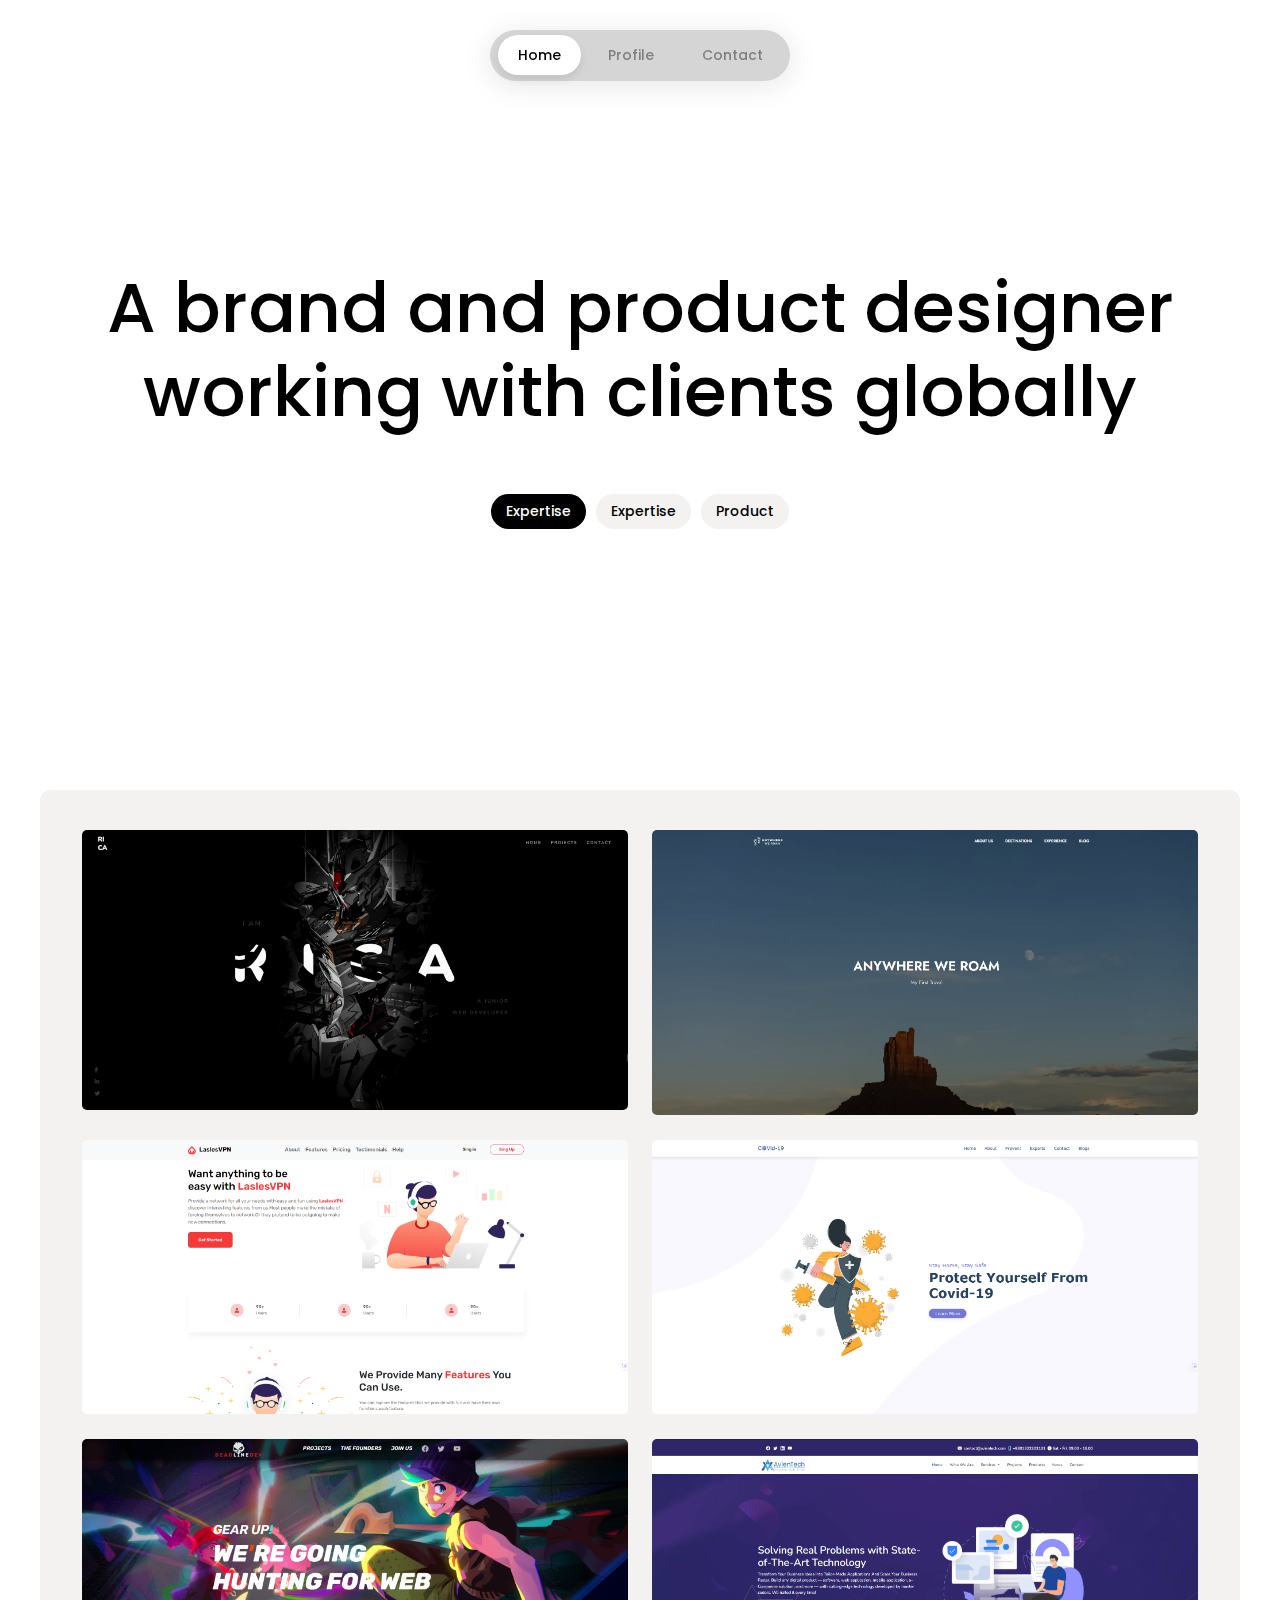
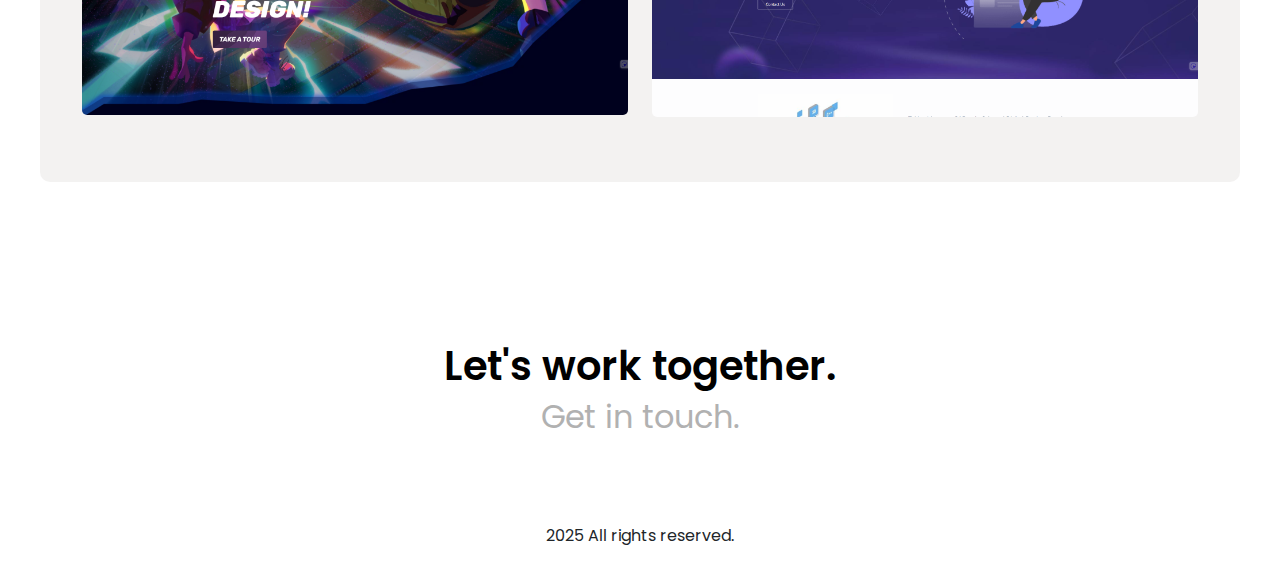
<file: index.html>
<!DOCTYPE html>
<html lang="en">
  <head>
    <meta charset="utf-8" />
    <meta name="viewport" content="width=device-width, initial-scale=1" />
    <link rel="shortcut icon" href="images/icons/favicon.avif" type="image/x-icon">
    <title>Home - OH.STUDIO</title>
    <link
    rel="stylesheet"
    href="https://cdnjs.cloudflare.com/ajax/libs/animate.css/4.1.1/animate.min.css"
  />
    <link
      href="https://cdn.jsdelivr.net/npm/bootstrap@5.3.3/dist/css/bootstrap.min.css"
      rel="stylesheet"
    />

    <link rel="stylesheet" href="style.css" />
  </head>
  <body>
    <div id="preloader">
        <img src="images/pre.gif" alt="Loading..." />
      </div>
    <div class="container">
      <nav>
        <a href="index.html" class="active">Home</a>
        <a href="pages/profile.html">Profile</a>
        <a href="pages/contact.html">Contact</a>

        <div  id="navMarker"></div>
      </nav>
    </div>

    <!-- banner section     -->

    <section id="banner" >
        <div class="container">
            <div class="row ">
                <div class=" mx-auto col-12 col-sm-12 col-lg-12 col-md-12">
                    <div class="banner animate__animated animate__fadeInUp">
                        <h1 class="animate__animated ">A brand and product designer working with clients globally</h1>
                        <p class="tags  ">
                            <span>Expertise</span>
                            <span>Expertise</span>
                            <span>Product</span>
                           
                        </p>
                      
                    </div>
                </div>
        </div>
    </section>

    <!-- project section     -->

<section class=" animate__animated animate__fadeInUp">
    <div class="project container">
        <div class="row projectWrapper mx-auto">
            <div class="col-11   box  col-sm-11 col-md-11 mx-auto col-lg-6">
                <img src="images/projects/rica.png" class="img-fluid" alt="" srcset="">
                <div class="boxContent">
                    <h4>RICA</h4>
                    <a href="https://abuhanifsagor.github.io/rica/" target="_blank"><img src="images/icons/link.gif" alt=""></a>
                    
                </div>
            </div>
            <div class="col-11  box col-sm-11 col-md-11 mx-auto col-lg-6">
                <img src="images/projects/anywhere.png" class="img-fluid" alt="" srcset="">
                <div class="boxContent">
                    <h4>AnyWhereWeRoam</h4>
                    <a href="https://abuhanifsagor.github.io/Travel--web--anywhereweroam-/" target="_blank"><img src="images/icons/link.gif" alt=""></a>
                </div>
            </div>
            <div class="col-11 box  col-sm-11 col-md-11 mx-auto col-lg-6">
                <img src="images/projects/laslesVPn.png" class="img-fluid" alt="" srcset="">
                <div class="boxContent">
                    <h4>LaslesVPN</h4>
                    <a href="https://abuhanifsagor.github.io/LaslesVPN/" target="_blank"><img src="images/icons/vpn.gif" alt=""></a>
                </div>
            </div>
            <div class="col-11 box  col-sm-11 col-md-11 mx-auto col-lg-6">
                <img src="images/projects/covid.png" class="img-fluid" alt="" srcset="">
                <div class="boxContent">
                    <h4>Covid-19</h4>
                    <a href="https://abuhanifsagor.github.io/covid-19/" target="_blank"><img src="images/icons/vpn.gif" alt=""></a>
                </div>
            </div>
            <div class="col-11  box col-sm-11 col-md-11 mx-auto col-lg-6">
                <img src="images/projects/deathlinedev.png" class="img-fluid" alt="" srcset="">
                <div class="boxContent">
                    <h4>DeathLineDev</h4>
                    <a href="https://abuhanifsagor.github.io/DeathLineDev/" target="_blank"><img src="images/icons/link.gif" alt=""></a>
                </div>
            </div>
            <div class="col-11 box  col-sm-11 col-md-11 mx-auto col-lg-6">
                <img src="images/projects/avientech.png" class="img-fluid" alt="" srcset="">
                <div class="boxContent">
                    <h4>AvienTech</h4>
                    <a href="https://abuhanifsagor.github.io/AvienTech/" target="_blank" ><img src="images/icons/vpn.gif" alt=""></a>
                </div>
            </div>
        </div>
    </div>
</section>

<!-- get in touch  -->

<section class="animate__animated animate__fadeInUp">
    <div class="container">
        <div class="row">
            <div class="col-12">
                <div class="getInTouch text-center mx-auto ">
                    <h1 class=" ">Let's work together.</h1>
                    <h2 class="">
                       <a href="mailto:abuhanifsagor72@gmail.com"> Get in touch.</a>
                    </h2>
                    
                </div>
            </div>
        </div>
</section>



   <footer>
    <div class="container">
        <div class="row">
            <div class="col-12">
                <div class="footer text-center">
                    <p>2025 All rights reserved.</p>
                </div>
            </div>
        </div>
    </div>
   </footer>
    

    <script src="https://cdn.jsdelivr.net/npm/bootstrap@5.3.3/dist/js/bootstrap.bundle.min.js"></script>
    <script src="main.js"></script>
  </body>
</html>
</file>
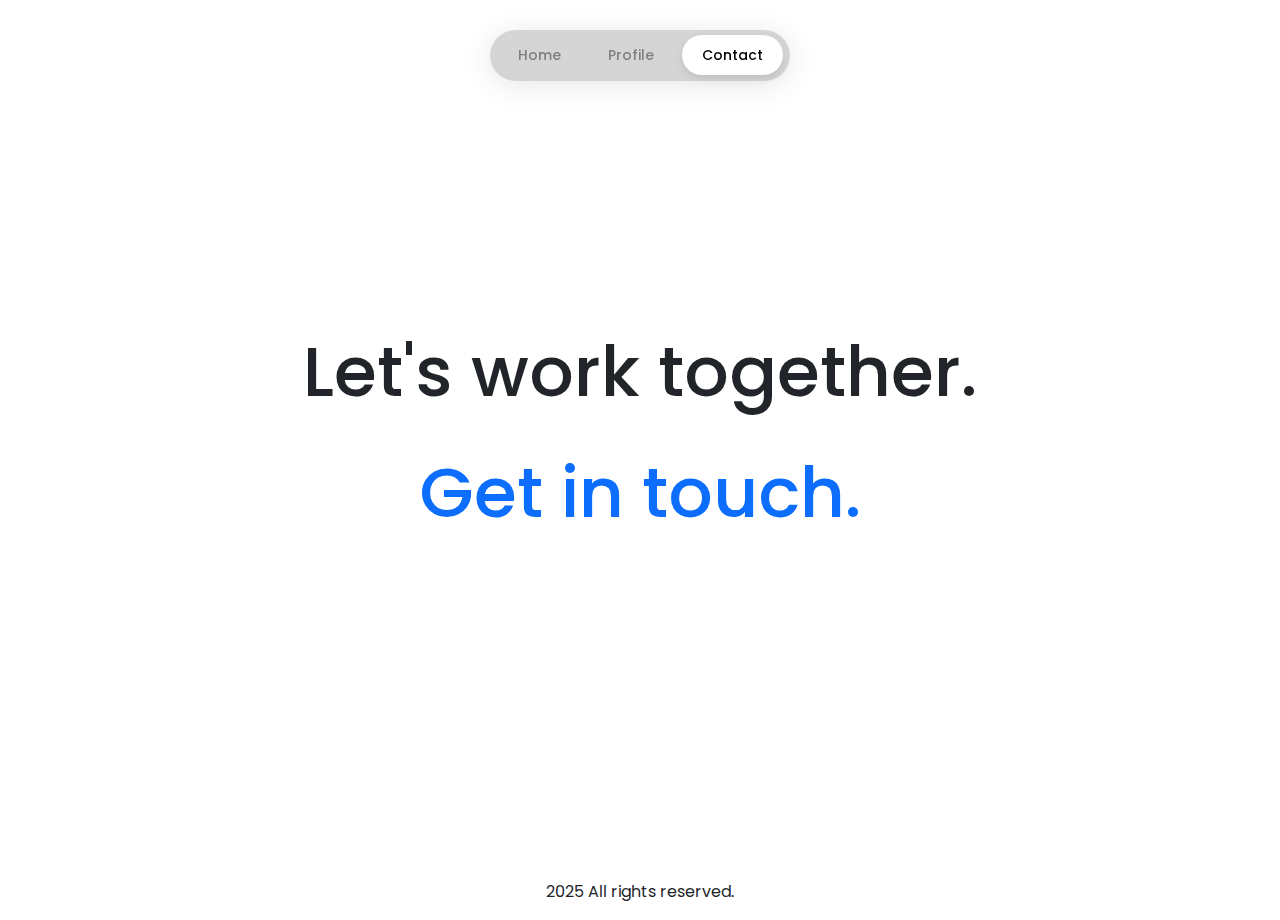
<file: pages/contact.html>
<!doctype html>
<html lang="en">
<head>
    <meta charset="utf-8">
    <meta name="viewport" content="width=device-width, initial-scale=1">
    <link rel="shortcut icon" href="../images/icons/favicon.avif" type="image/x-icon">
    <title>Contact - OH.STUDIO</title>
    <link
    rel="stylesheet"
    href="https://cdnjs.cloudflare.com/ajax/libs/animate.css/4.1.1/animate.min.css"
  />
    <link href="https://cdn.jsdelivr.net/npm/bootstrap@5.3.3/dist/css/bootstrap.min.css" rel="stylesheet">
    <link rel="stylesheet" href="../style.css">
</head>
<body>
    <div id="preloader">
        <img src="../images/pre.gif" alt="Loading..." />
      </div>
    <div class="container">
        <nav>
            <a href="../index.html">Home</a>
            <a href="profile.html">Profile</a>
            <a href="contact.html" class="active">Contact</a>
            
          
            <div  id="navMarker"></div>
        </nav>
        
    </div>
    <section>
         <div class="Contact">
            <div class=" x  text-center mx-auto ">
               <div>
                <p class=" animate__animated animate__fadeInUp ">Let's work together.</p>
               </div>
                <div>
                    <p class=" animate__animated animate__fadeInUp ">
                        <a href="mailto:abuhanifsagor72@gmail.com"> Get in touch.</a>
                     </p>
                </div>
                
            </div>
         </div>
    </section>
    <footer>
        <div class="container">
            <div class="row">
                <div class="col-12">
                    <div class="footer text-center">
                        <p>2025 All rights reserved.</p>
                    </div>
                </div>
            </div>
        </div>
       </footer>
    <script src="https://cdn.jsdelivr.net/npm/bootstrap@5.3.3/dist/js/bootstrap.bundle.min.js"></script>
    <script src="../main.js"></script>
</body>
</html>
</file>
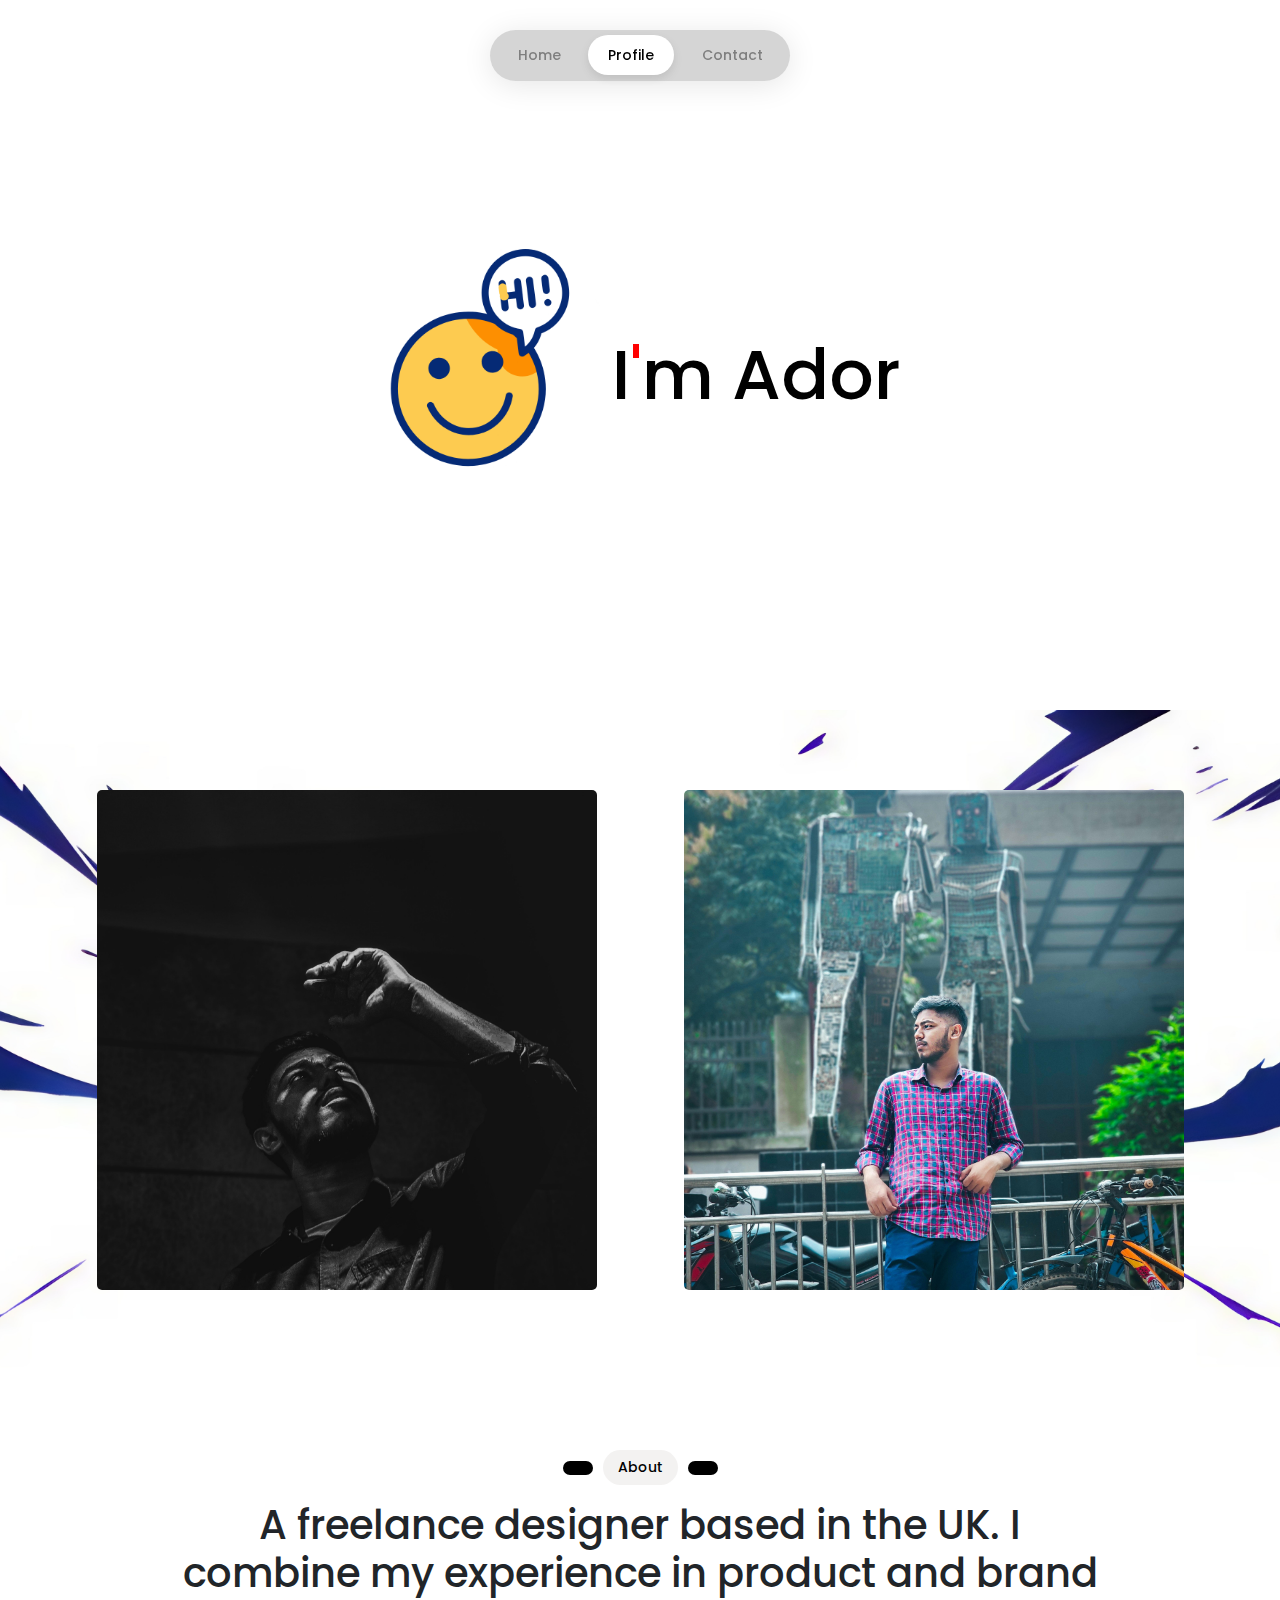
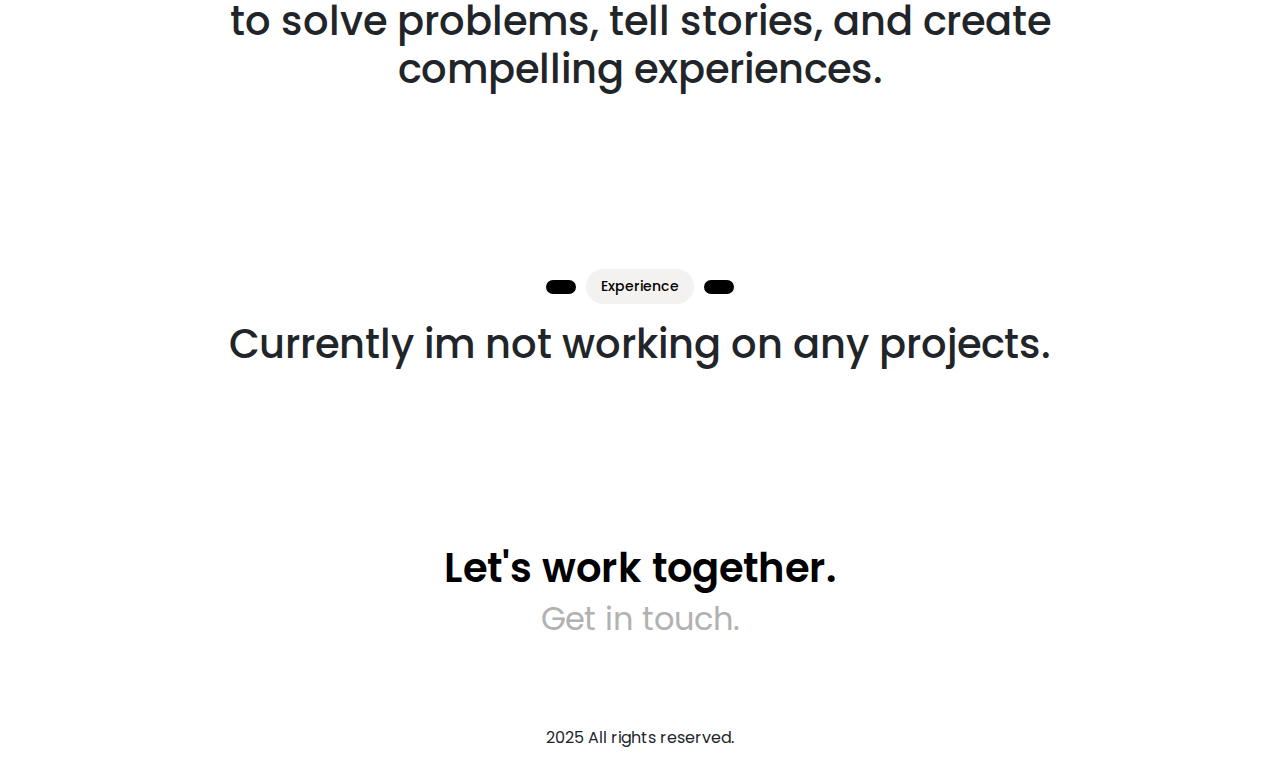
<file: pages/profile.html>
<!DOCTYPE html>
<html lang="en">

<head>
  <meta charset="utf-8" />
  <meta name="viewport" content="width=device-width, initial-scale=1" />
  <link rel="shortcut icon" href="../images/icons/favicon.avif" type="image/x-icon">
  <title>Profile - OH.STUDIO</title>
  <link rel="stylesheet" href="https://cdnjs.cloudflare.com/ajax/libs/animate.css/4.1.1/animate.min.css" />
  <link href="https://cdn.jsdelivr.net/npm/bootstrap@5.3.3/dist/css/bootstrap.min.css" rel="stylesheet" />
  <link rel="stylesheet" href="../style.css" />
</head>

<body>
  <div id="preloader">
    <img src="../images/pre.gif" alt="Loading..." />
  </div>
  
  <div class="container">
    <nav>
      <a href="../index.html">Home</a>
      <a href="#" class="active">Profile</a>
      <a href="contact.html">Contact</a>

      <div id="navMarker"></div>
    </nav>
  </div>


  <!-- banner section       -->

  <section id="banner">
    <div class="container">
      <div class="row ">
        <div class=" mx-auto col-12 col-sm-12 col-lg-12 col-md-12">
          <div class="banner animate__animated animate__fadeInUp">
            <h1 class="animate__animated d-flex align-items-center justify-content-center "> <img
                style="margin-top: -30px;" class="w-25 " src="../images/icons/hi.gif" alt="">I<span
                style="color: red">'</span>m
              Ador</h1>
          </div>
        </div>
      </div>
  </section>

  <!-- profile section     -->
  <section class="profile  animate__animated animate__fadeInUp">
    <div class="container">
      <div class="row d-flex ">
        <div class="col-12 firstpP col-sm-12 col-md-6 col-lg-6  ">

        </div>
        <div class="col-12 SecpP mt-5 mt-lg-0 col-sm-12 col-md-6 col-lg-6  ">

        </div>
      </div>
    </div>
  </section>

  <section class="about">
    <div class="container">
      <div class="row">
        <div class="col-12 col-sm-12 col-md-12 col-lg-12 animate__animated animate__fadeInUp">
          <div class="about animate__animated animate__fadeInUp">
            <p class="tags">
              <span></span>
              <span>About</span> 
              <span style="background-color: black;"></span>  
              <h1 class="aboutme">
                A freelance designer based in the UK. I combine my experience in product and brand to solve problems, tell stories, and create compelling experiences.
              </h1>
          </p>
          </div>
        </div>
      </div>
    </div>
  </section>

  <section class="about">
    <div class="container">
      <div class="row">
        <div class="col-12 col-sm-12 col-md-12 col-lg-12 animate__animated animate__fadeInUp">
          <div class="about animate__animated animate__fadeInUp">
            <p class="tags">
              <span></span>
              <span>Experience</span> 
              <span style="background-color: black;"></span>  
              <h1 class="aboutme">
                Currently im not working on any projects.
              </h1>
          </p>
          </div>
        </div>
      </div>
    </div>
  </section>
<!-- get in touch  -->

<section class="animate__animated animate__fadeInUp">
    <div class="container">
        <div class="row">
            <div class="col-12">
                <div class="getInTouch text-center mx-auto ">
                    <h1 class=" ">Let's work together.</h1>
                    <h2 class="">
                       <a href="mailto:abuhanifsagor72@gmail.com"> Get in touch.</a>
                    </h2>
                    
                </div>
            </div>
        </div>
</section>






   <footer>
    <div class="container">
        <div class="row">
            <div class="col-12">
                <div class="footer text-center">
                    <p>2025 All rights reserved.</p>
                </div>
            </div>
        </div>
    </div>
   </footer>
    
  <script src="https://cdn.jsdelivr.net/npm/bootstrap@5.3.3/dist/js/bootstrap.bundle.min.js"></script>
  <script src="../main.js"></script>
</body>

</html>
</file>
<file: style.css>
@import url('https://fonts.googleapis.com/css2?family=Poppins:wght@400;500;600&display=swap');

* {
    margin: 0;
    padding: 0;
    font-family: 'Poppins', sans-serif;
    box-sizing: border-box;
  }
  :root {
    --white-color: #fff;
    --dark-color: #000;
    --primary-color: #7f7f7f;
    --secondary-color: #e8e5e480;
  }


html, body {
    background: var(--white-color);
    scrollbar-width: none;
  }

  body::-webkit-scrollbar {
    display: none; 

  }
  
  a {
    text-decoration: none;
  }
section{
    padding: 80px 40px;
    
}
.container {
    max-width: 1400px;
    margin: auto;
    padding-left: 25px;
    padding-right: 25px;
}
nav {
    position: fixed;
    top: 0;
    left: 0;
    right: 0;
    z-index: 1000;
    display: flex;
    justify-content: space-evenly;
    align-items: center;
    width: 300px;
    margin: 30px auto;
    background: rgba(171, 171, 171, 0.498);
    border-radius: 50px;
    box-shadow: 0 4px 30px rgba(0, 0, 0, 0.1);
    backdrop-filter: blur(4px);
    -webkit-backdrop-filter: blur(4px);
}

nav a {
    position: relative;
    padding: 15px 20px;
    color: var(--primary-color);
    font-weight: 500;
    font-size: 14px;
    text-decoration: none;
    transition: color 0.3s ease;
}

nav a.active,
nav a:hover {
    color: var(--dark-color);
}

#navMarker {
  position: absolute;
  bottom: 6px;
  left: 100px;
  z-index: -1;
  height: 40px;
  width: 82px;
  border-radius: 50px;
  background: var(--white-color);
  box-shadow: 0 4px 10px rgba(0, 0, 0, 0.1);
  transition: all 0.3s ease;
}



/* banner section */

.banner{
    display: flex;
    flex-direction: column;
    justify-content: center;
    align-items: center;
    text-align: center;
    height: 50vh;
    margin-top: 100px;
}
.banner h1{
    font-size: 70px;
    margin-bottom: 60px;
    color: var(--dark-color);
}
@media screen and (max-width: 375px) and (min-width:0px) {

    .banner h1{
        font-size:20px;
    }
}
@media  screen and (max-width: 768px)  and (min-width: 375px) {
    
    .banner h1{
        font-size:25px;
        margin-bottom: 60px;
        color: var(--dark-color);
    }
    .banner{
        margin-top: 50px;
    }
    #banner{
        padding: 0;
    }
}
@media screen and (max-width: 1024px) and (min-width: 768px) {
    
    .banner h1{
        font-size:40px;
        margin-bottom: 60px;
        color: var(--dark-color);
    }
    
}






.tags{
    display: flex;
    justify-content: center;
    align-items: center;
    gap: 10px;
    span{
        padding: 7px 15px;
        border-radius: 20px;
        background: var(--secondary-color);
        color: var(--dark-color);
        font-weight: 500;
        font-size: 14px;
    }
    span:nth-child(1){
        color: var(--white-color);
        background: var(--dark-color);
    }
}




/*project section*/
.project{
    background: var(--secondary-color);
    border-radius: 10px;
    padding: 40px 30px;
}
.project>div>div{
    margin-bottom: 25px;
}
.box img{
    border-radius: 5px;
    transition: all 0.3s ease;

    &:hover{
       filter: brightness(0.2);
       
    }
}
.box{
    position: relative;
    overflow: hidden;
    &:hover .boxContent{
        opacity: 1;

    }
}
.boxContent{
    position: absolute;
    top: 0;
    left: 0;
    display: flex;
    padding: 20px 40px;
    width: 100%;
    opacity: 0;
    transition: all 0.3s ease;

    justify-content: space-between;
    h4{
        color: var(--white-color);
        font-weight: 400;
        font-size: 18px;
    }
    img{
        width: 30px;
        height: 30px;
        border-radius: 50%;
        overflow: hidden;
        float: right;
        &:hover{
            filter: brightness(1);
        }
    }
}
/*getInTouch section*/
.getInTouch{
    h1{
        font-weight: 600;
        color: var(--dark-color);
    }
    h2 a{
        font-weight: 400;
        margin-bottom: 40px;
        color: #b1b1b1;
        transition: 0.3s ease;
        &:hover{
            color: var(--primary-color);
        }
    }
}

.wrapper{
    display: flex;
    justify-content: space-between;
    align-items: center;
}
.wrap{
    display: flex;
    justify-content: center;
    align-items: center;
    gap: 10px;
    img{
        width: 50px;
        height: 50px;
    }
}
.socail{
    display: flex;
    gap: 10px;
}










/*====================PROJECT SECTION=====================*/
.profile{
    background: url(images/bg.jpeg);
    width: 100%;
    background-size: cover;
    background-position: center;
    background-repeat: no-repeat;
    
}
.SecpP,.firstpP{
    border-radius:  5px;
    width: 500px;
    height: 500px;
    margin: auto;
    
}
.firstpP{
    background: url(images/profile.jpg);
    background-size: cover;
    background-position: center;
}
.SecpP{
    background: url(images/pp.jpg);
    background-size: cover;
    background-position: center;
}
.aboutme{
    text-align: center;
    width: 80%;
    margin: auto;
}
.Contact{
    width: 100%;
    height: 80vh;
    position: relative;
}
.Contact .x{
    position: absolute;
    width: 100%;
    top: 50%;
    left: 50%;
    transform: translate(-50%,-50%);
    p{
        font-size: 70px;
        font-weight: 500;
    }
}
@media screen and (max-width: 375px) and (min-width:0px) {

    .Contact .x p{
        font-size:20px;
    }
}
@media  screen and (max-width: 768px)  and (min-width: 375px) {
    
    .Contact .x p{
        font-size:25px;
    }
}
@media screen and (max-width: 1024px) and (min-width: 768px) {
    
    .Contact .x p{
        font-size:40px;
    }
    
}
#preloader {
    position: fixed;
    top: 0;
    left: 0;
    width: 100%;
    height: 100%;
    background: #ffffff; /* Background color during loading */
    display: flex;
    align-items: center;
    justify-content: center;
    z-index: 9999;
    overflow: hidden;
  }
  
  #preloader img {
    width: 150px; /* Adjust the size of the GIF */
    height: auto;
  }
</file>
